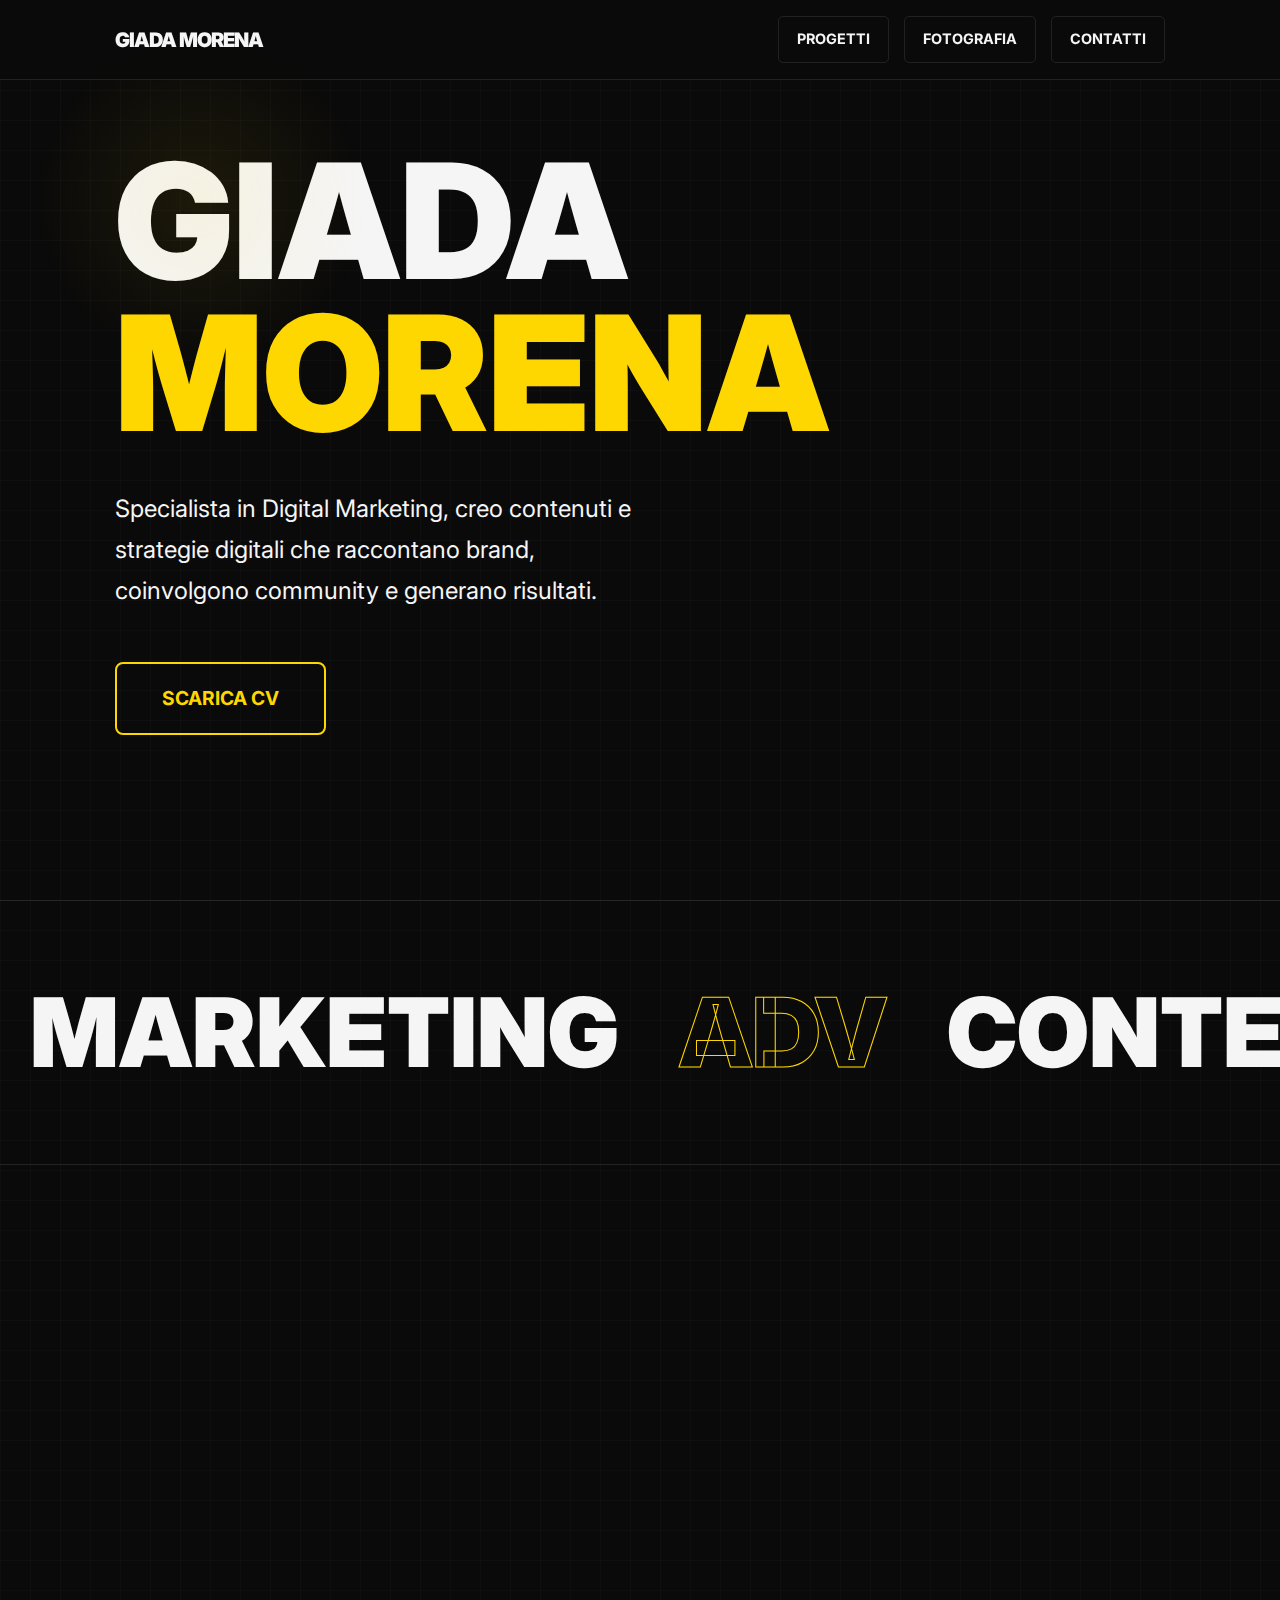
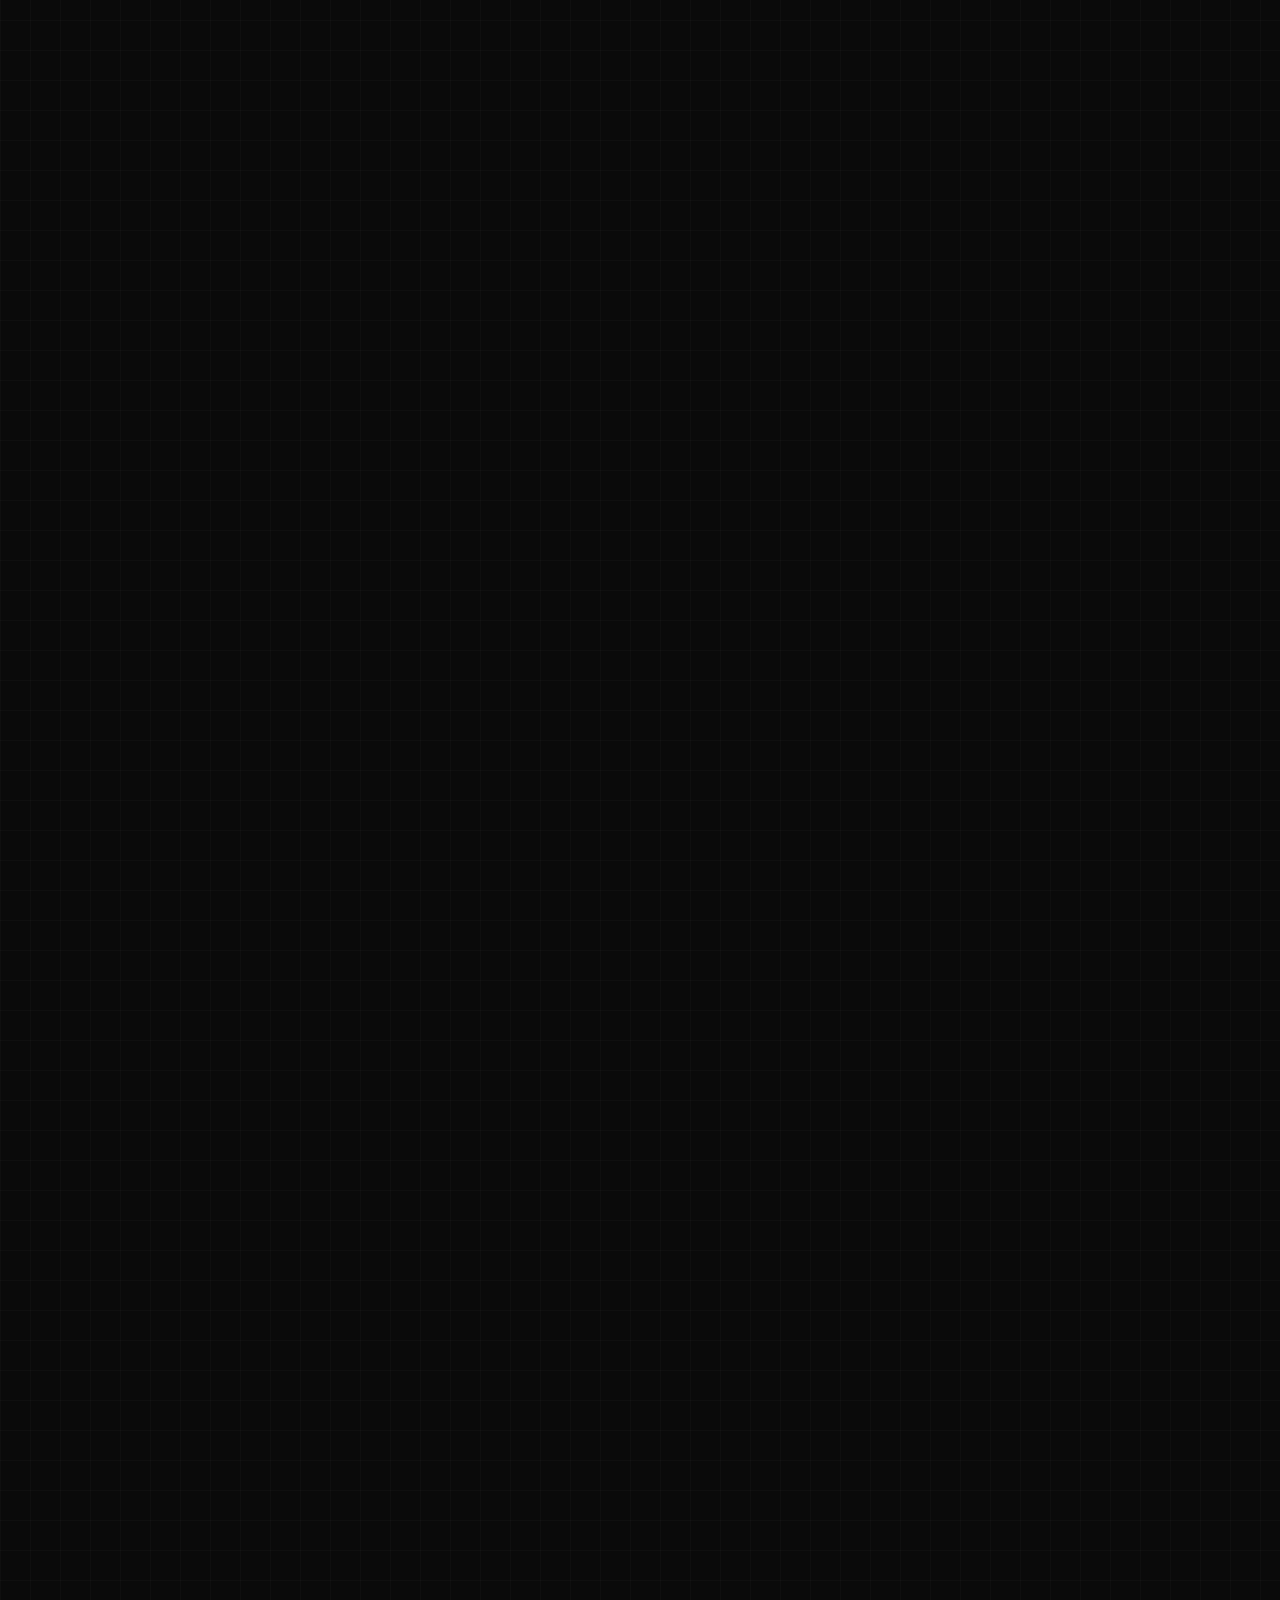
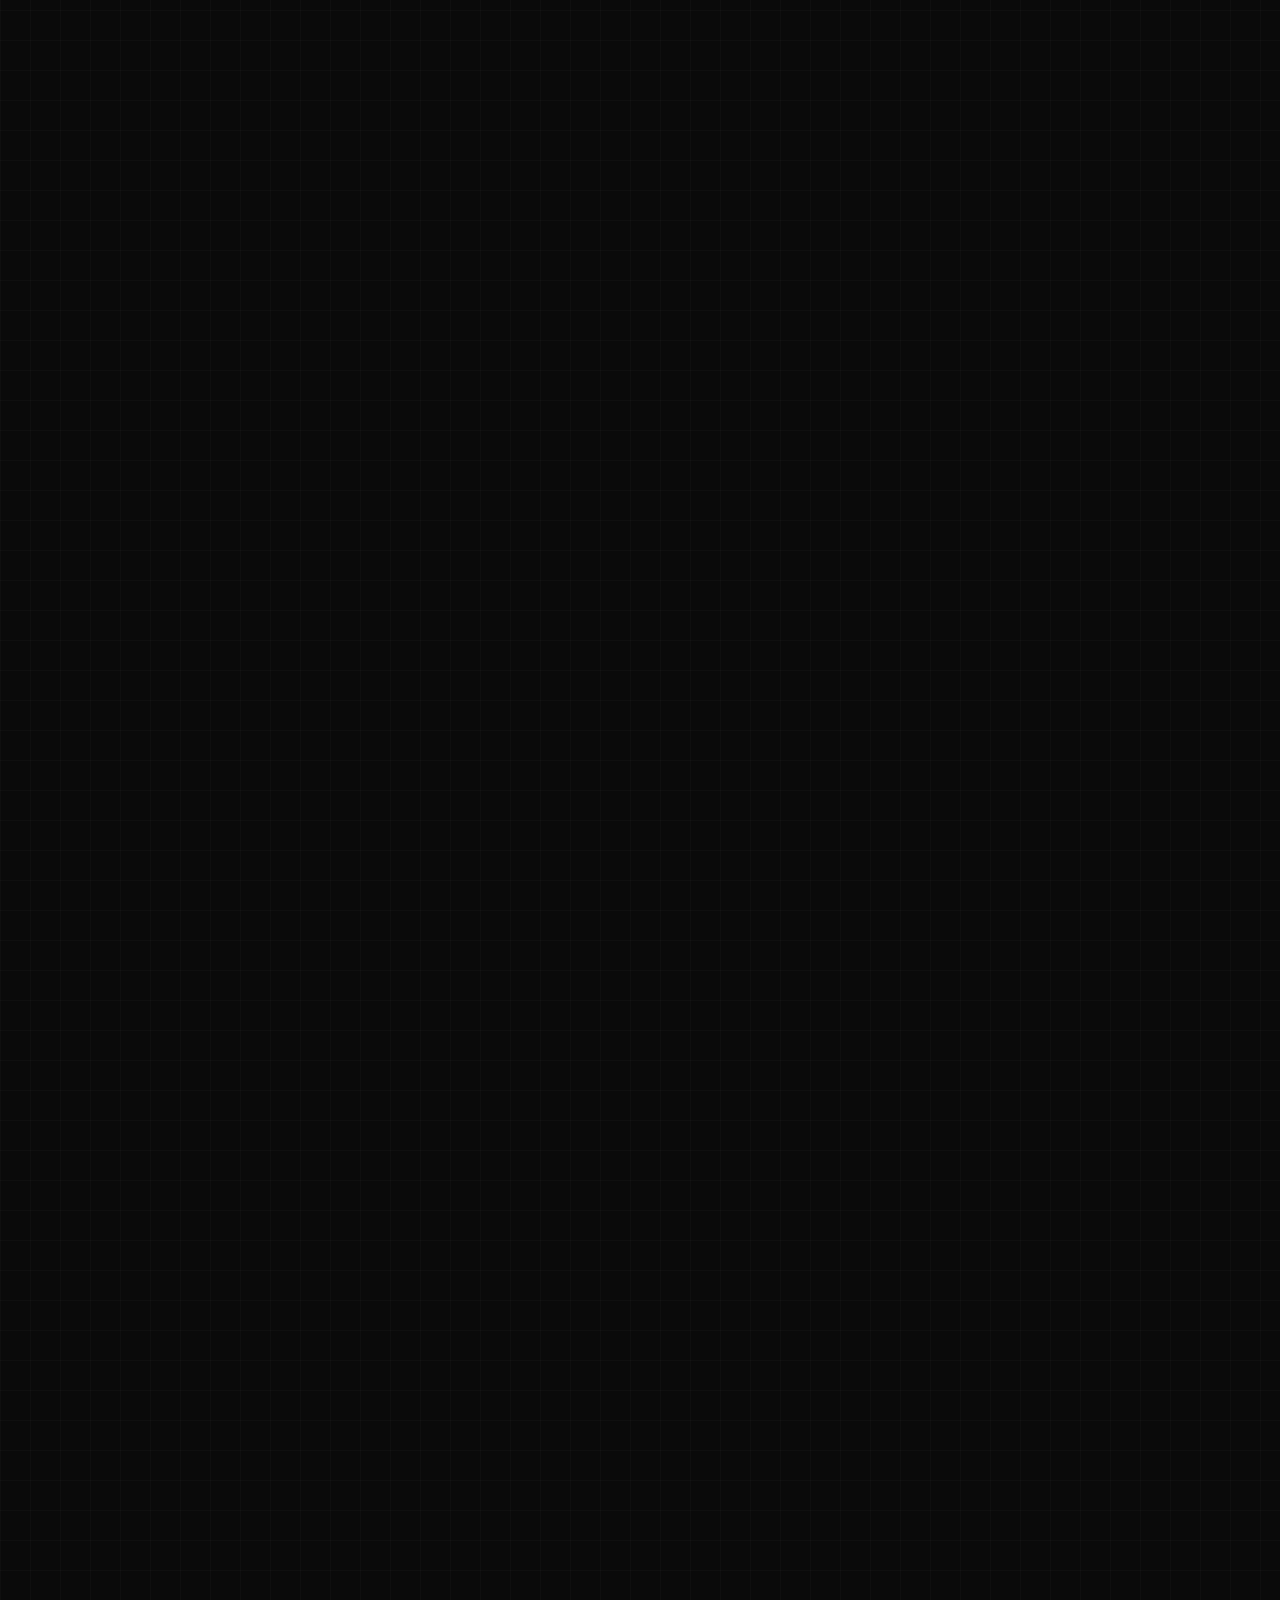
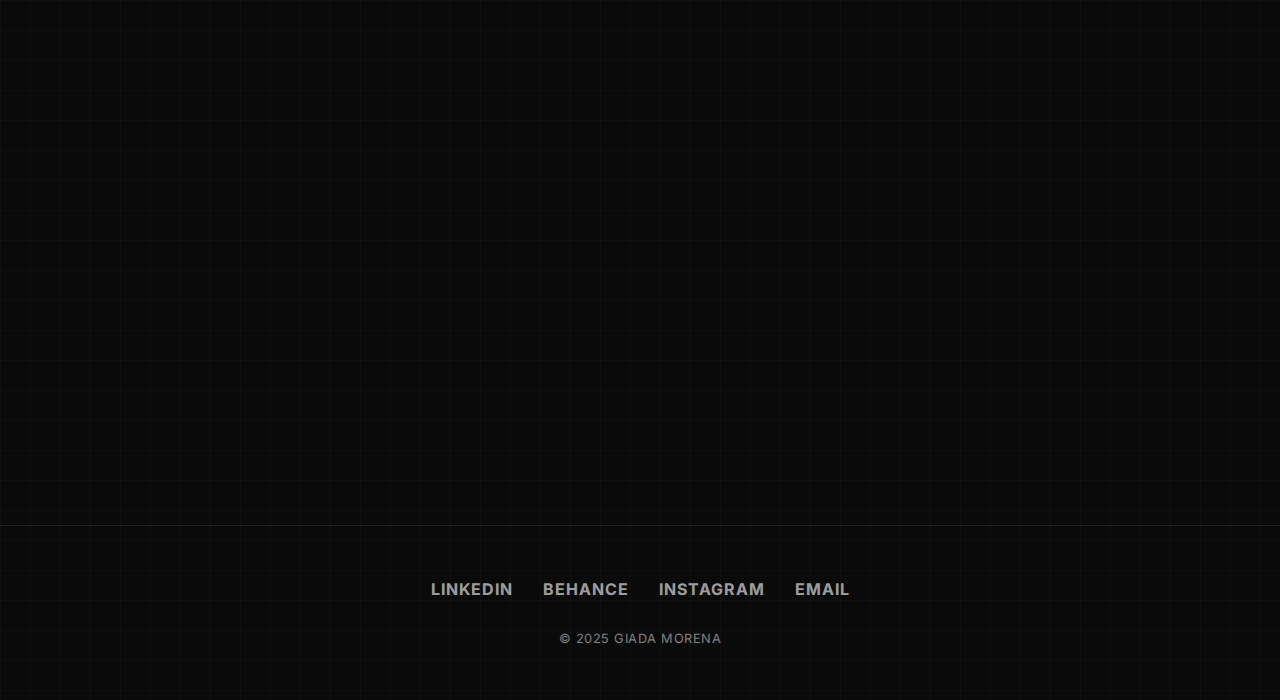
<file: index.html>
<!DOCTYPE html>
<html lang="it">
<head>
    <meta http-equiv="Content-Type" content="text/html; charset=UTF-8">
    <meta content="width=device-width, initial-scale=1.0" name="viewport">
    
    <title>Giada Morena - Digital Marketing & Content Strategy</title>
    <meta content="Portfolio di Giada Morena. Strategia digitale, content creation e social media management per brand e aziende." name="description">

    <link href="data:image/svg+xml,<svg xmlns=%22http://www.w3.org/2000/svg%22 viewBox=%220 0 100 100%22><text y=%22.9em%22 font-size=%2290%22>GM</text></svg>" rel="icon">
    <link rel="preconnect" href="https://fonts.googleapis.com">
    <link rel="preconnect" href="https://fonts.gstatic.com" crossorigin>
    <link href="https://fonts.googleapis.com/css2?family=Inter:wght@400;700;900&display=swap" rel="stylesheet">
    <link rel="stylesheet" href="style.css">
</head>
<body>
    <div class="spotlight"></div>

    <!-- Contenitore per l'header -->
    <div id="header-container"></div>

    <main>
        <section id="intro" class="container">
            <h1 class="hero-title">GIADA<br><span class="accent">MORENA</span></h1>
            <p class="hero-subtitle">Specialista in Digital Marketing, creo contenuti e strategie digitali che raccontano brand, coinvolgono community e generano risultati.</p>
            
            <div class="hero-cta-wrapper">
                <a href="assets/CV-Giada-Morena.pdf" download class="cta-button cta-button--outline">SCARICA CV</a>
            </div>

        </section>

        <div class="marquee">
            <div class="marquee-inner">
                <span>MARKETING</span><span class="outline">ADV</span><span>CONTENT CREATION</span><span class="outline">SOCIAL MEDIA</span><span>SEO</span>
                <span>MARKETING</span><span class="outline">ADV</span><span>CONTENT CREATION</span><span class="outline">SOCIAL MEDIA</span><span>SEO</span>
            </div>
        </div>

        <section id="experience" class="container">
            <h2>ESPERIENZA<span class="accent">.</span></h2>
            <div class="card-list">
                <div class="card">
                    <h3>Campaign Manager (Stage)</h3>
                    <p class="item-meta">AGENZIA YES S.P.A. | VAREDO, MB | 2025</p>
                    <p>Ho supportato il team nella pianificazione, esecuzione e monitoraggio di campagne di advertising multicanale (Google Ads, Meta Ads). Ho contribuito all'analisi dei dati di performance e alla creazione di report per ottimizzare le strategie e raggiungere i KPI dei clienti.</p>
                </div>
                <div class="card">
                    <h3>Fondatrice e Direttrice Editoriale</h3>
                    <p class="item-meta"><a href="https://calciofemminileitalia.it/" target="_blank" rel="noopener noreferrer">CALCIO FEMMINILE ITALIA</a> | ONLINE | 2019 – ATTUALE</p>
                    <p>Ho ideato e lanciato il progetto editoriale, definendo da zero la brand identity, la linea editoriale e la strategia di crescita digitale. Gestisco l'intero ecosistema: dalla creazione di contenuti SEO-oriented per il sito (WordPress) alla pianificazione e gestione della community sui canali social, consolidando il brand come un punto di riferimento nel settore.</p>
                </div>
                <div class="card">
                    <h3>Addetta Stampa e Social Media</h3>
                    <p class="item-meta">ASD REAL MEDA CF | MEDA, MB | 2022 – 2025</p>
                    <p>Ho gestito la strategia social, aumentando l'engagement e la crescita della community. Ho ideato e creato contenuti grafici e visivi per campagne digitali, curato le relazioni con i media e realizzato la copertura fotografica degli eventi.</p>
                </div>
                <div class="card">
                    <h3>Editrice</h3>
                    <p class="item-meta">LFOOTBALL | SAN MAURO TORINESE, TO | 2023 – 2024</p>
                    <p>Ho redatto articoli e approfondimenti sul calcio femminile, affinando le tecniche di scrittura SEO-oriented e di storytelling sportivo per catturare e fidelizzare il pubblico.</p>
                </div>
                <div class="card">
                    <h3>Editrice</h3>
                    <p class="item-meta">PER SEMPRE CALCIO | 2021 – 2022</p>
                    <p>Prima esperienza nel giornalismo sportivo, dove ho sviluppato capacità di ricerca delle fonti e scrittura di articoli nel rispetto delle scadenze editoriali.</p>
                </div>
                <div class="card">
                    <h3>Social Media Manager</h3>
                    <p class="item-meta">GROUP SPORT MANAGEMENT | ONLINE | 2021</p>
                    <p>Ho definito l'identità grafica e la linea editoriale per i profili social di atleti, costruendo la loro immagine digitale e gestendo la comunicazione diretta con la fan base.</p>
                </div>
            </div>
        </section>

        <section id="education" class="container">
            <h2>FORMAZIONE<span class="accent">.</span></h2>
            <div class="card-list">
                <div class="card">
                    <h3>Tecnico Superiore Marketing (Data Specialist)</h3>
                    <p class="item-meta">ITS ACADEMY ANGELO RIZZOLI | MILANO | 2023 – 2025</p>
                    <p>Un percorso intensivo focalizzato sull'applicazione pratica di SEO, data analysis, marketing automation e content strategy per lo sviluppo del business.</p>
                </div>
                <div class="card">
                    <h3>Project Work Internazionale (Erasmus+)</h3>
                    <p class="item-meta">HOGESCHOOL ROTTERDAM | ROTTERDAM, NL | SET 2024</p>
                    <p>Partecipazione a un project work internazionale in partnership con l'ITS Rizzoli. Ho collaborato con studenti della Hogeschool Academy per sviluppare soluzioni di marketing innovative e approfondito le strategie operative di agenzie leader del settore come Dept.</p>
                </div>
                <div class="card">
                    <h3>Diploma in Informatica e Telecomunicazioni</h3>
                    <p class="item-meta">IIS MAJORANA (2022-23) & ISTITUTO BRIANTEO (2018-22)</p>
                    <p>Ho acquisito una solida base tecnica in programmazione, gestione di database e infrastrutture di rete, competenze fondamentali per comprendere a fondo il mondo digitale.</p>
                </div>
            </div>
        </section>

        <section id="skills" class="container">
            <h2>COMPETENZE<span class="accent">.</span></h2>
            <div class="skills-grid-container">
                <div class="skills-category">
                    <h4>Strategy & Data</h4>
                    <ul>
                        <li>Digital Strategy</li>
                        <li>SEO</li>
                        <li>Content Marketing</li>
                        <li>Google Analytics</li>
                        <li>Google Ads</li>
                        <li>Meta Business Suite</li>
                        <li>Marketing Automation</li>
                        <li>Community Management</li>
                    </ul>
                </div>
                <div class="skills-category">
                    <h4>Content & Creation</h4>
                    <ul>
                        <li>Adobe Suite (Ps, Ai)</li>
                        <li>Figma & Canva</li>
                        <li>Fotografia Sportiva</li>
                        <li>Copywriting & Storytelling</li>
                        <li>WordPress</li>
                        <li>HTML & CSS</li>
                    </ul>
                </div>
            </div>
        </section>

        <section id="contact">
            <div class="container">
                <h2>LET'S CREATE<span class="accent">.</span></h2>
                <p>Credo nel potere delle storie e dei dati per creare connessioni autentiche. Se hai un progetto ambizioso o vuoi dare una nuova spinta alla tua comunicazione digitale, parliamone.</p>
                <a href="mailto:giadamorenag@gmail.com" class="cta-button">SCRIVIMI</a>
            </div>
        </section>
    </main>
    
    <!-- Contenitore per il footer -->
    <div id="footer-container"></div>
    
    <!-- SCRIPT PRINCIPALE E LOADER -->
    <script src="script.js"></script>
    <script src="loader.js"></script>
</body>
</html>
</file>
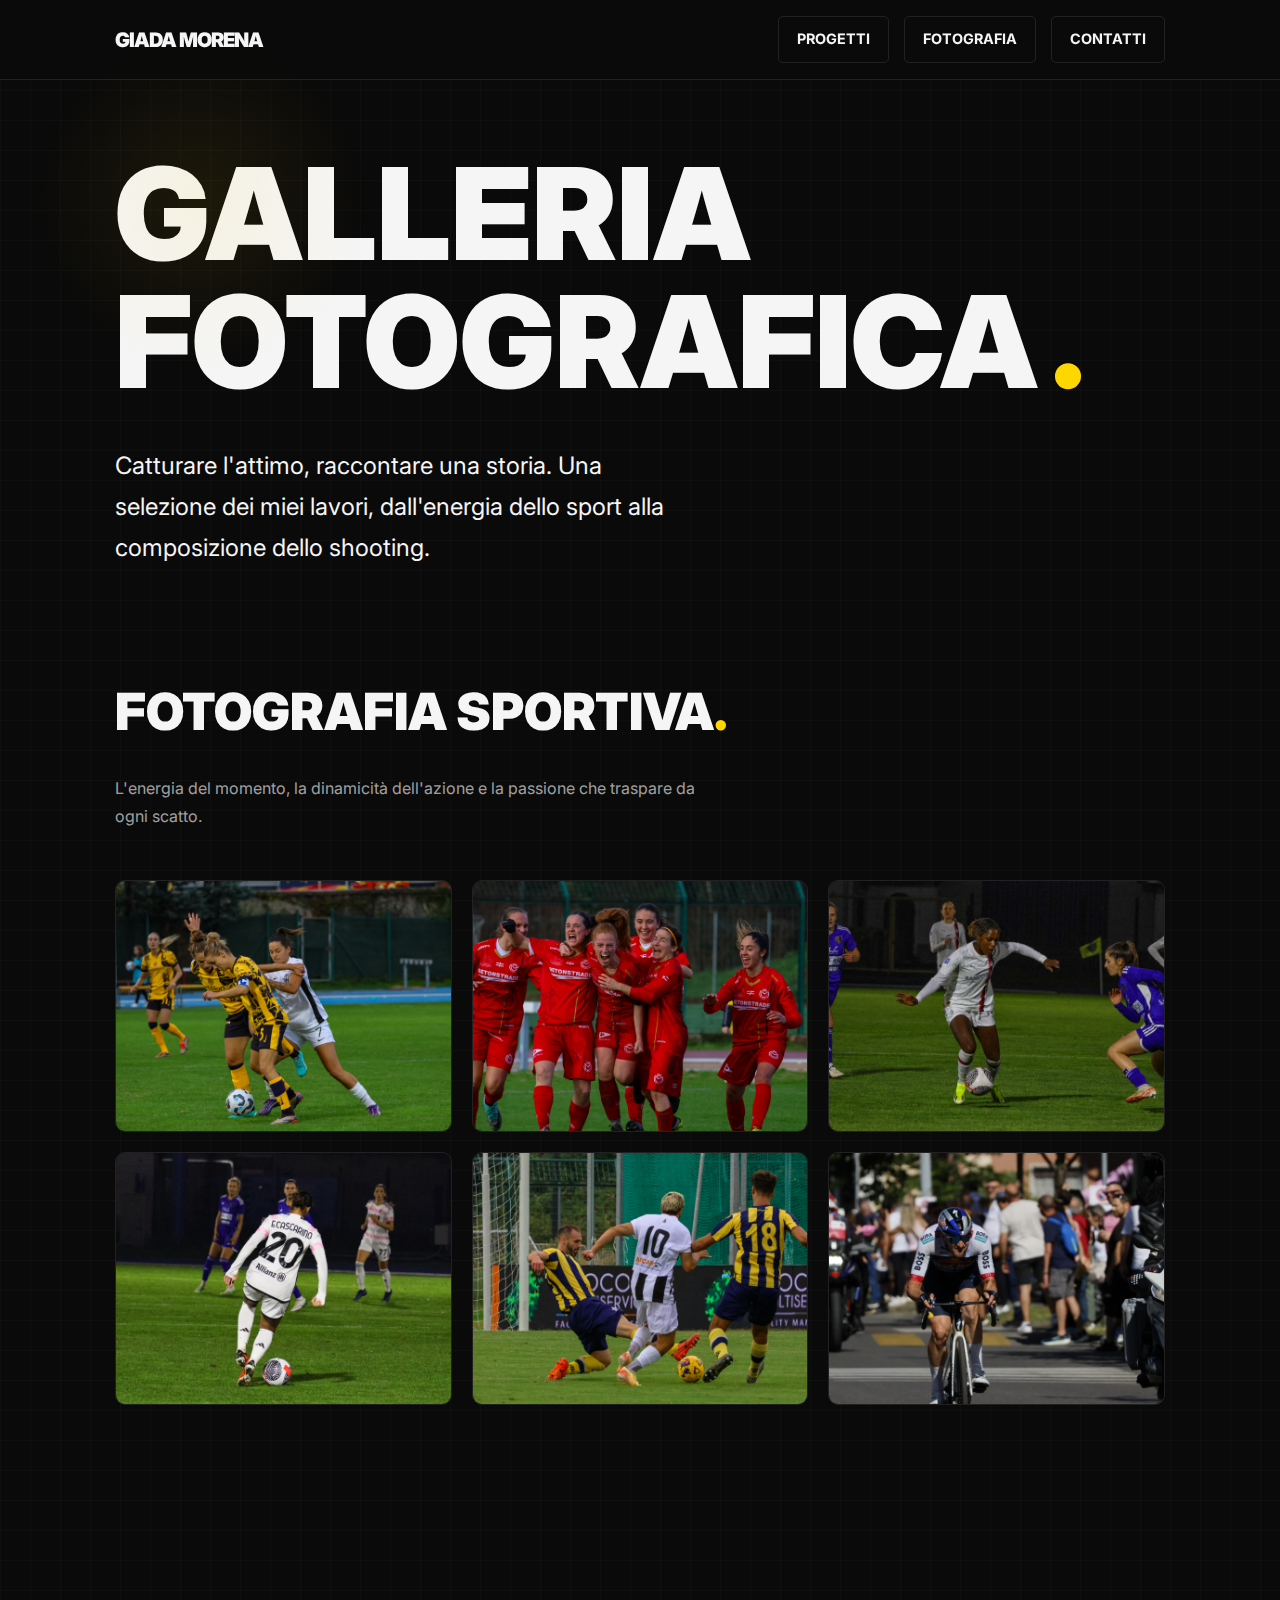
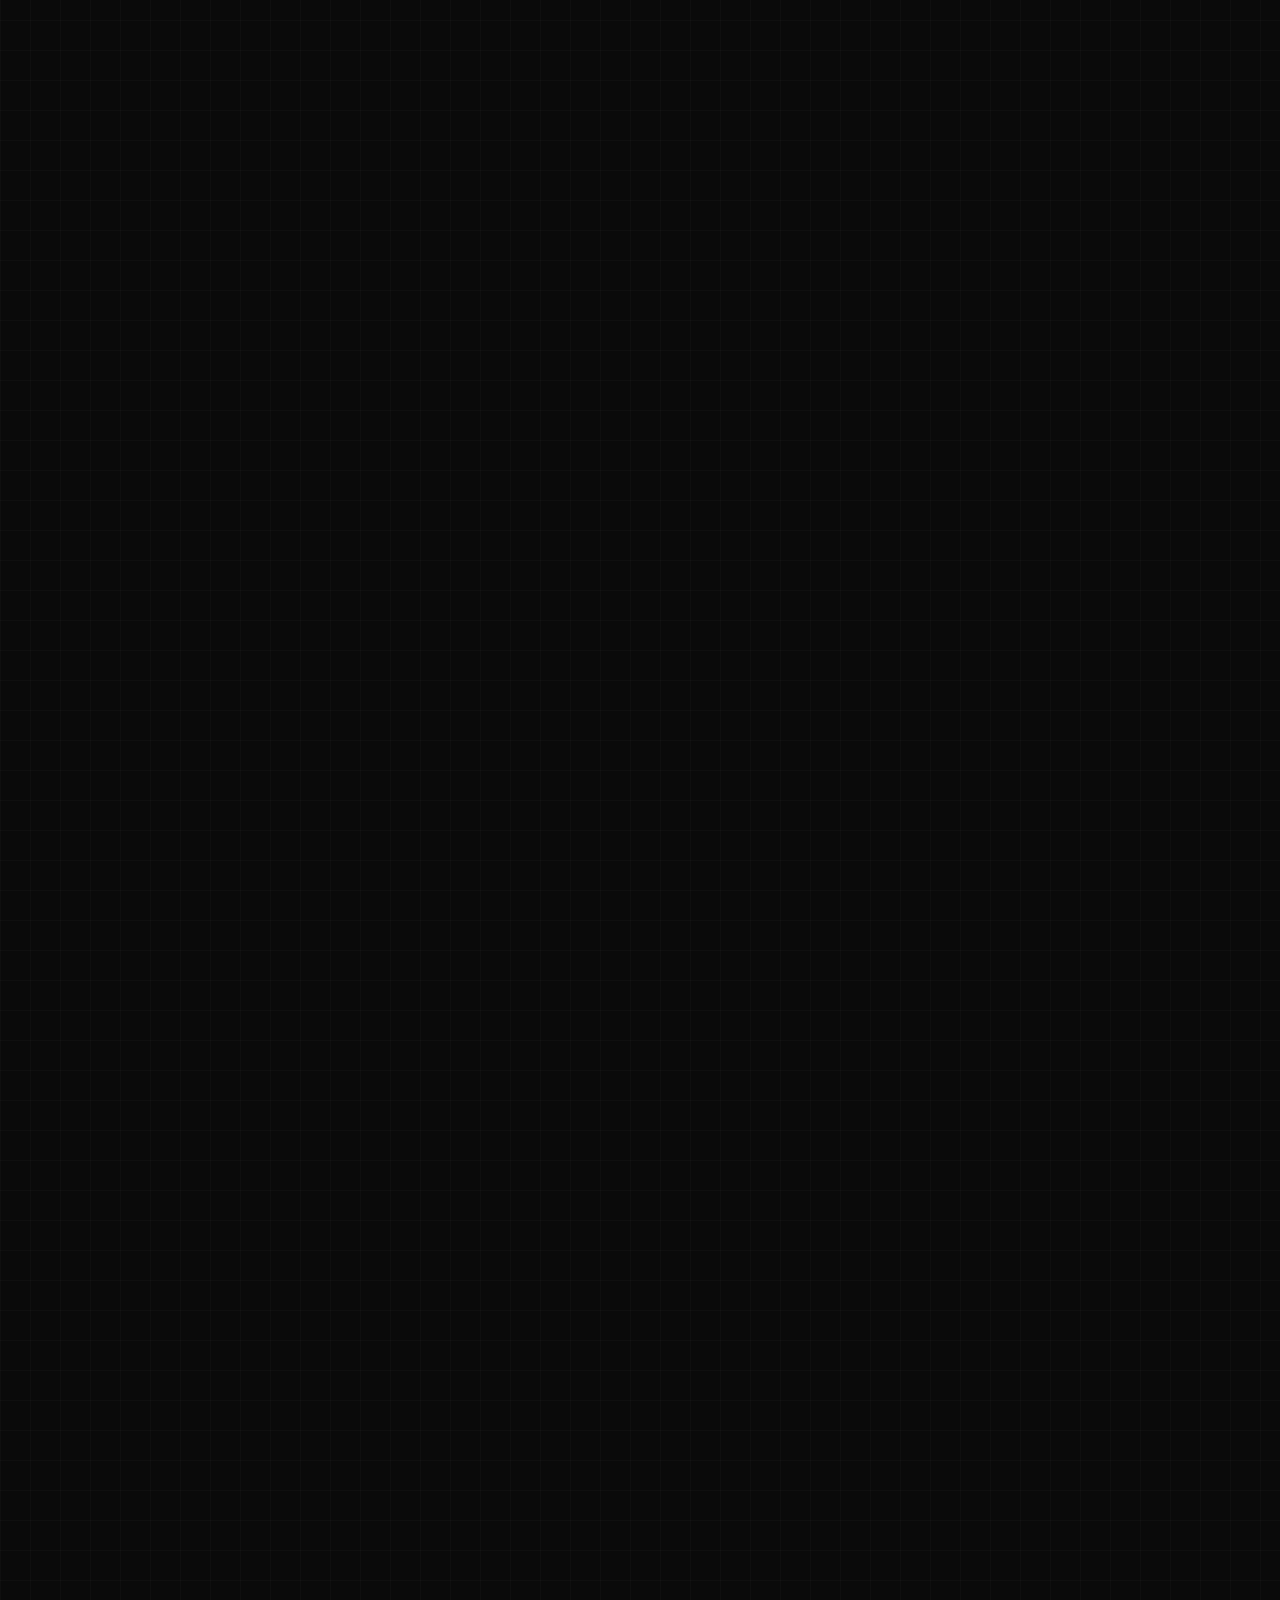
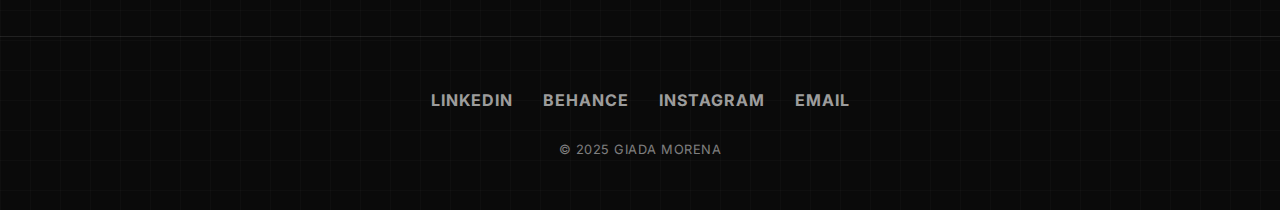
<file: fotografia.html>
<!DOCTYPE html>
<html lang="it">
<head>
    <meta http-equiv="Content-Type" content="text/html; charset=UTF-8">
    <meta content="width=device-width, initial-scale=1.0" name="viewport">
    
    <title>Fotografia - Giada Morena Portfolio</title>
    <meta content="Una selezione di scatti fotografici di Giada Morena, con un focus sul mondo dello sport e shooting." name="description">

    <link href="data:image/svg+xml,<svg xmlns=%22http://www.w3.org/2000/svg%22 viewBox=%220 0 100 100%22><text y=%22.9em%22 font-size=%2290%22>GM</text></svg>" rel="icon">
    <link rel="preconnect" href="https://fonts.googleapis.com">
    <link rel="preconnect" href="https://fonts.gstatic.com" crossorigin>
    <link href="https://fonts.googleapis.com/css2?family=Inter:wght@400;700;900&display=swap" rel="stylesheet">
    <link rel="stylesheet" href="style.css">
</head>
<body>
    <div class="spotlight"></div>
    <div id="lightbox" class="lightbox">
        <span class="lightbox-close">×</span>
        <img class="lightbox-content" id="lightbox-img">
    </div>

    <!-- Contenitore per l'header -->
    <div id="header-container"></div>

    <main>
        <section id="gallery-intro" class="container">
            <h1 class="page-title">GALLERIA<br>FOTOGRAFICA<span class="accent">.</span></h1>
            <p class="hero-subtitle">Catturare l'attimo, raccontare una storia. Una selezione dei miei lavori, dall'energia dello sport alla composizione dello shooting.</p>
        </section>
        
        <section id="sport-gallery" class="container">
            <h2>FOTOGRAFIA SPORTIVA<span class="accent">.</span></h2>
            <p class="gallery-description">L'energia del momento, la dinamicità dell'azione e la passione che traspare da ogni scatto.</p>
            <div class="photo-grid photo-grid--sport">
                <div class="photo-item"><img src="images/gallery/giada-morena-sport-01.jpg" alt="Fotografia sportiva di Giada Morena 1"></div>
                <div class="photo-item"><img src="images/gallery/giada-morena-sport-02.jpg" alt="Fotografia sportiva di Giada Morena 2"></div>
                <div class="photo-item"><img src="images/gallery/giada-morena-sport-03.jpg" alt="Fotografia sportiva di Giada Morena 3"></div>
                <div class="photo-item"><img src="images/gallery/giada-morena-sport-04.jpg" alt="Fotografia sportiva di Giada Morena 4"></div>
                <div class="photo-item"><img src="images/gallery/giada-morena-sport-05.jpg" alt="Fotografia sportiva di Giada Morena 5"></div>
                <div class="photo-item"><img src="images/gallery/giada-morena-sport-06.jpg" alt="Fotografia sportiva di Giada Morena 6"></div>
            </div>
        </section>

        <section id="shooting-gallery" class="container">
            <h2>SHOOTING<span class="accent">.</span></h2>
            <p class="gallery-description">Ritratti e composizioni studiate per raccontare un'identità e valorizzare il soggetto.</p>
            <div class="photo-grid photo-grid--shooting">
                <div class="photo-item"><img src="images/gallery/giada-morena-shooting-01.jpg" alt="Shooting fotografico di Giada Morena 1"></div>
                <div class="photo-item"><img src="images/gallery/giada-morena-shooting-02.jpg" alt="Shooting fotografico di Giada Morena 2"></div>
                <div class="photo-item"><img src="images/gallery/giada-morena-shooting-03.jpg" alt="Shooting fotografico di Giada Morena 3"></div>
                <div class="photo-item"><img src="images/gallery/giada-morena-shooting-04.jpg" alt="Shooting fotografico di Giada Morena 4"></div>
                <div class="photo-item"><img src="images/gallery/giada-morena-shooting-05.jpg" alt="Shooting fotografico di Giada Morena 5"></div>
                <div class="photo-item"><img src="images/gallery/giada-morena-shooting-06.jpg" alt="Shooting fotografico di Giada Morena 6"></div>
            </div>
        </section>
        
        <section id="behance-cta">
            <div class="container">
                <h2>Vedi altri lavori<span class="accent">.</span></h2>
                <p>Scopri i miei progetti di grafica su Behance e non perderti gli ultimi scatti che pubblico su Instagram.</p>
                <div class="cta-buttons-wrapper">
                    <a href="https://www.behance.net/giadamorena1" target="_blank" rel="noopener noreferrer" class="cta-button">VAI SU BEHANCE</a>
                    <a href="https://www.instagram.com/giadamorena.photos/" target="_blank" rel="noopener noreferrer" class="cta-button">SEGUIMI SU INSTAGRAM</a>
                </div>
            </div>
        </section>
    </main>
    
    <!-- Contenitore per il footer -->
    <div id="footer-container"></div>
    
    <!-- SCRIPT PRINCIPALE E LOADER -->
    <script src="script.js"></script>
    <script src="loader.js"></script>
</body>
</html>
</file>
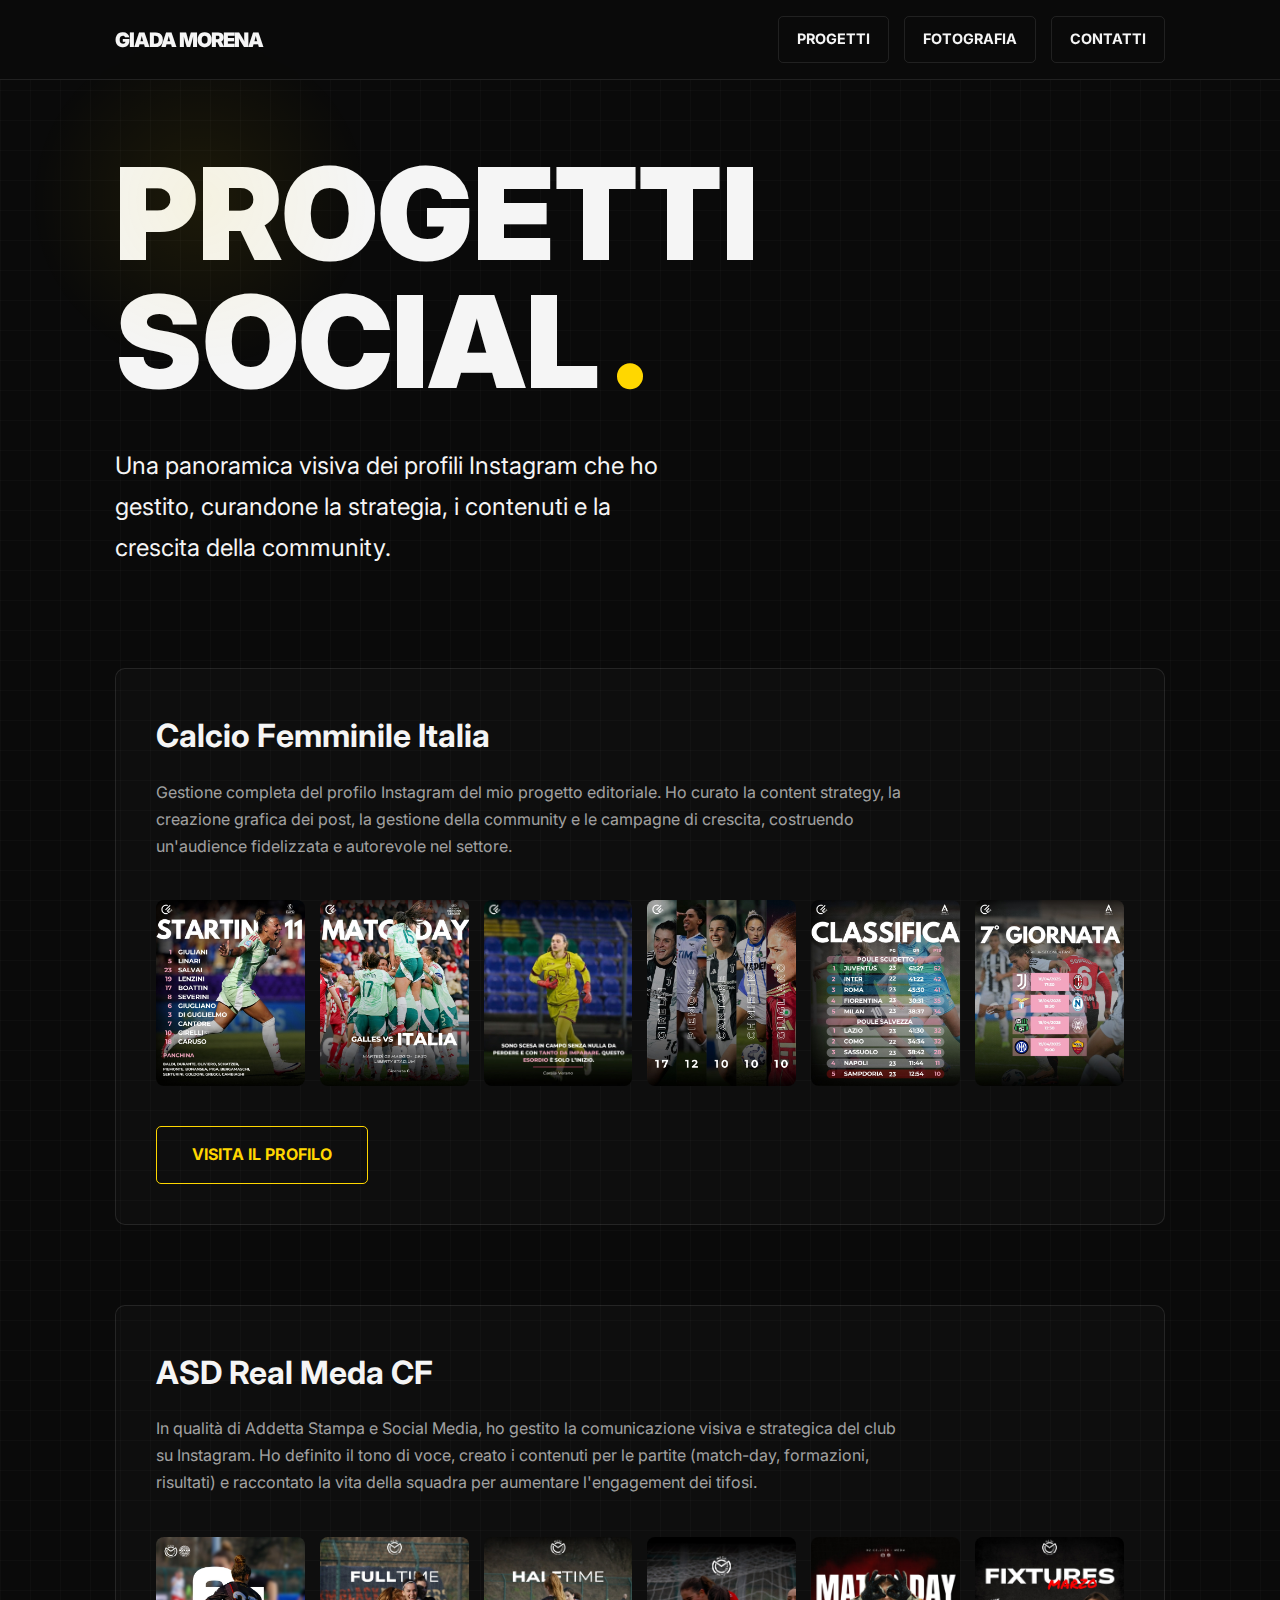
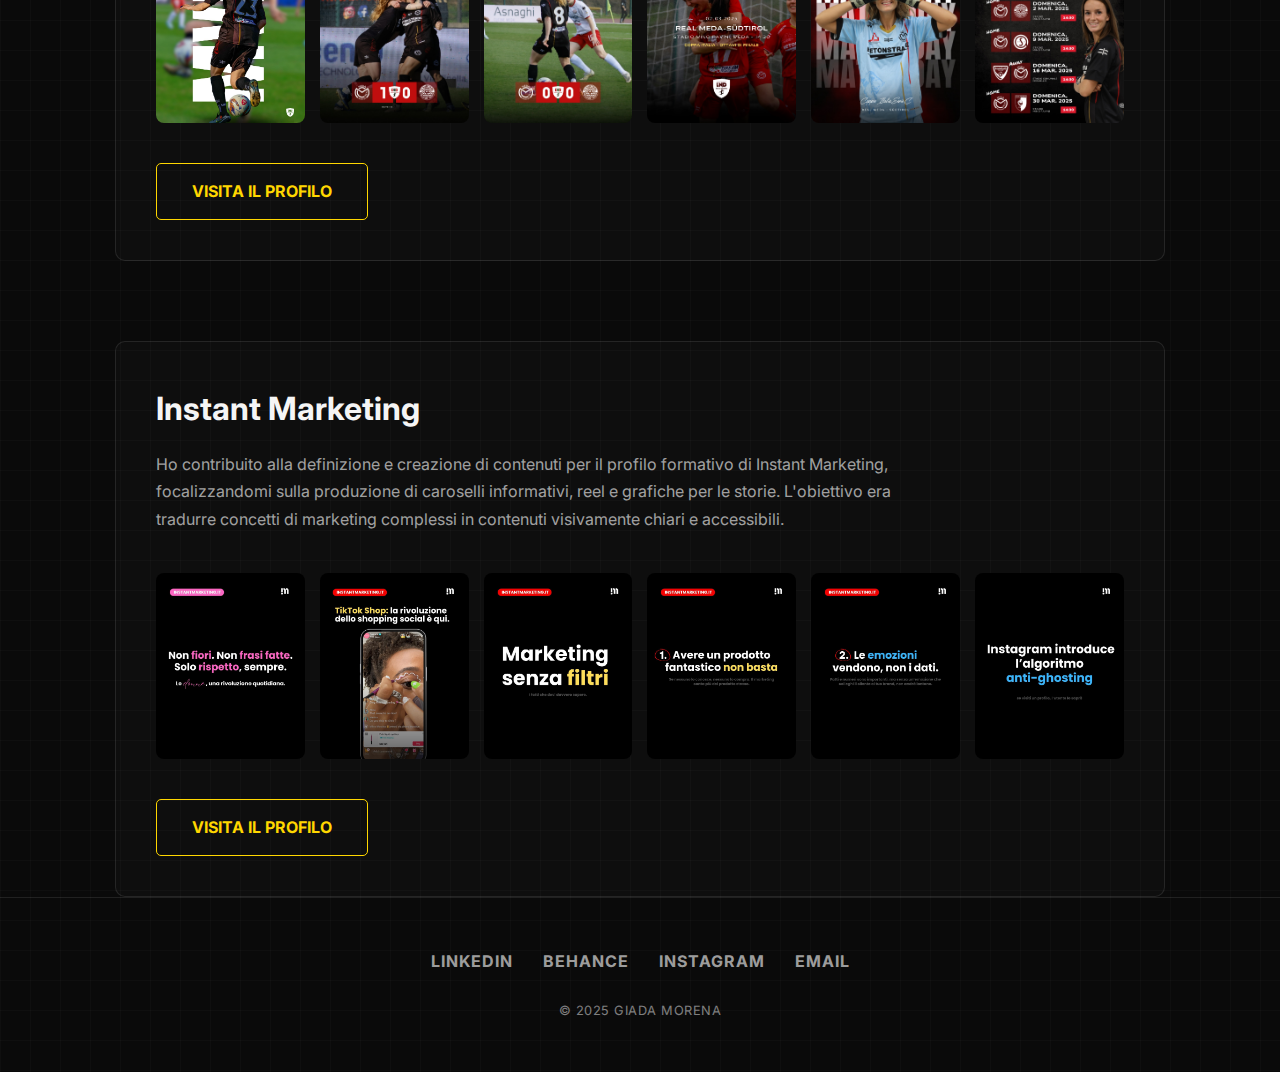
<file: progetti.html>
<!DOCTYPE html>
<html lang="it">
<head>
    <meta http-equiv="Content-Type" content="text/html; charset=UTF-8">
    <meta content="width=device-width, initial-scale=1.0" name="viewport">
    
    <title>Progetti Social - Giada Morena Portfolio</title>
    <meta content="Una selezione di progetti di social media management curati da Giada Morena." name="description">

    <link href="data:image/svg+xml,<svg xmlns=%22http://www.w3.org/2000/svg%22 viewBox=%220 0 100 100%22><text y=%22.9em%22 font-size=%2290%22>GM</text></svg>" rel="icon">
    <link rel="preconnect" href="https://fonts.googleapis.com">
    <link rel="preconnect" href="https://fonts.gstatic.com" crossorigin>
    <link href="https://fonts.googleapis.com/css2?family=Inter:wght@400;700;900&display=swap" rel="stylesheet">
    <link rel="stylesheet" href="style.css">
</head>
<body>
    <div class="spotlight"></div>
    <div id="lightbox" class="lightbox">
        <span class="lightbox-close">×</span>
        <img class="lightbox-content" id="lightbox-img">
    </div>

    <!-- Contenitore per l'header -->
    <div id="header-container"></div>

    <main>
        <section id="projects-intro" class="container">
            <h1 class="page-title">PROGETTI<br>SOCIAL<span class="accent">.</span></h1>
            <p class="hero-subtitle">Una panoramica visiva dei profili Instagram che ho gestito, curandone la strategia, i contenuti e la crescita della community.</p>
        </section>
        
        <section id="projects-list-section" class="container">
            <div class="project-list">
                <!-- Progetto Calcio Femminile Italia -->
                <div class="project-card">
                    <h3>Calcio Femminile Italia</h3>
                    <p>Gestione completa del profilo Instagram del mio progetto editoriale. Ho curato la content strategy, la creazione grafica dei post, la gestione della community e le campagne di crescita, costruendo un'audience fidelizzata e autorevole nel settore.</p>
                    <div class="mini-feed-grid">
                        <div class="mini-feed-item"><img src="images/projects/cfi/post-01.jpg" alt="Post Instagram Calcio Femminile Italia"></div>
                        <div class="mini-feed-item"><img src="images/projects/cfi/post-02.jpg" alt="Post Instagram Calcio Femminile Italia"></div>
                        <div class="mini-feed-item"><img src="images/projects/cfi/post-03.jpg" alt="Post Instagram Calcio Femminile Italia"></div>
                        <div class="mini-feed-item"><img src="images/projects/cfi/post-04.jpg" alt="Post Instagram Calcio Femminile Italia"></div>
                        <div class="mini-feed-item"><img src="images/projects/cfi/post-05.jpg" alt="Post Instagram Calcio Femminile Italia"></div>
                        <div class="mini-feed-item"><img src="images/projects/cfi/post-06.jpg" alt="Post Instagram Calcio Femminile Italia"></div>
                    </div>
                    <a href="https://www.instagram.com/calciofemminile_italia/" target="_blank" rel="noopener noreferrer" class="project-cta-button">VISITA IL PROFILO</a>
                </div>

                <!-- Progetto Real Meda -->
                <div class="project-card">
                    <h3>ASD Real Meda CF</h3>
                    <p>In qualità di Addetta Stampa e Social Media, ho gestito la comunicazione visiva e strategica del club su Instagram. Ho definito il tono di voce, creato i contenuti per le partite (match-day, formazioni, risultati) e raccontato la vita della squadra per aumentare l'engagement dei tifosi.</p>
                    <div class="mini-feed-grid">
                        <div class="mini-feed-item"><img src="images/projects/realmeda/post-01.jpg" alt="Post Instagram Real Meda"></div>
                        <div class="mini-feed-item"><img src="images/projects/realmeda/post-02.jpg" alt="Post Instagram Real Meda"></div>
                        <div class="mini-feed-item"><img src="images/projects/realmeda/post-03.jpg" alt="Post Instagram Real Meda"></div>
                        <div class="mini-feed-item"><img src="images/projects/realmeda/post-04.jpg" alt="Post Instagram Real Meda"></div>
                        <div class="mini-feed-item"><img src="images/projects/realmeda/post-05.jpg" alt="Post Instagram Real Meda"></div>
                        <div class="mini-feed-item"><img src="images/projects/realmeda/post-06.jpg" alt="Post Instagram Real Meda"></div>
                    </div>
                    <a href="https://www.instagram.com/realmedacf/" target="_blank" rel="noopener noreferrer" class="project-cta-button">VISITA IL PROFILO</a>
                </div>

                <!-- Progetto Instant Marketing -->
                <div class="project-card">
                    <h3>Instant Marketing</h3>
                    <p>Ho contribuito alla definizione e creazione di contenuti per il profilo formativo di Instant Marketing, focalizzandomi sulla produzione di caroselli informativi, reel e grafiche per le storie. L'obiettivo era tradurre concetti di marketing complessi in contenuti visivamente chiari e accessibili.</p>
                    <div class="mini-feed-grid">
                        <div class="mini-feed-item"><img src="images/projects/instantmarketing/post-01.jpg" alt="Post Instagram Instant Marketing"></div>
                        <div class="mini-feed-item"><img src="images/projects/instantmarketing/post-02.jpg" alt="Post Instagram Instant Marketing"></div>
                        <div class="mini-feed-item"><img src="images/projects/instantmarketing/post-03.jpg" alt="Post Instagram Instant Marketing"></div>
                        <div class="mini-feed-item"><img src="images/projects/instantmarketing/post-04.jpg" alt="Post Instagram Instant Marketing"></div>
                        <div class="mini-feed-item"><img src="images/projects/instantmarketing/post-05.jpg" alt="Post Instagram Instant Marketing"></div>
                        <div class="mini-feed-item"><img src="images/projects/instantmarketing/post-06.jpg" alt="Post Instagram Instant Marketing"></div>
                    </div>
                    <a href="https://www.instagram.com/instantmarketing.it/" target="_blank" rel="noopener noreferrer" class="project-cta-button">VISITA IL PROFILO</a>
                </div>
            </div>
        </section>
    </main>
    
    <!-- Contenitore per il footer -->
    <div id="footer-container"></div>
    
    <!-- SCRIPT PRINCIPALE E LOADER -->
    <script src="script.js"></script>
    <script src="loader.js"></script>
</body>
</html>
</file>
<file: style.css>
/* Stili Generali - Tema Polished & Bold (File Separato) */
:root {
    --color-bg: #0A0A0A;
    --color-text: #f5f5f5;
    --color-accent-gradient: linear-gradient(45deg, #FFD700, #FFAA00);
    --color-accent-static: #FFD700;
    --color-text-muted: rgba(245, 245, 245, 0.65);
    --color-border: rgba(245, 245, 245, 0.1);
    --font-primary: 'Inter', sans-serif;
    --header-height: 80px;
    /* Aggiunte per safe areas */
    --safe-area-top: env(safe-area-inset-top, 0px);
    --safe-area-right: env(safe-area-inset-right, 0px);
    --safe-area-bottom: env(safe-area-inset-bottom, 0px);
    --safe-area-left: env(safe-area-inset-left, 0px);
}

*, *::before, *::after {
    box-sizing: border-box;
    margin: 0;
    padding: 0;
}

html {
    scroll-behavior: smooth;
}

body {
    font-family: var(--font-primary);
    background-color: var(--color-bg);
    background-image: 
        linear-gradient(rgba(255, 255, 255, 0.02) 1px, transparent 1px),
        linear-gradient(to right, rgba(255, 255, 255, 0.02) 1px, transparent 1px);
    background-size: 30px 30px;
    color: var(--color-text);
    line-height: 1.7;
    -webkit-font-smoothing: antialiased;
    overflow-x: hidden;
    cursor: default;
    padding-top: var(--header-height); 
}

.spotlight {
    position: fixed;
    top: 0;
    left: 0;
    width: 400px;
    height: 400px;
    border-radius: 50%;
    background: radial-gradient(circle, rgba(255, 215, 0, 0.08), transparent 60%);
    pointer-events: none;
    z-index: 1001;
    transition: transform 0.1s ease-out, background 0.2s;
}

.container {
    max-width: 1100px;
    width: 100%;
    margin: 0 auto;
    padding: 0 25px;
}

h2, .page-title {
    font-size: clamp(2.2rem, 5vw, 3.2rem);
    font-weight: 900;
    color: var(--color-text);
    margin-bottom: 60px;
}

h2 .accent, .page-title .accent {
    color: var(--color-accent-static);
}

h3 {
    font-size: 1.6rem;
    font-weight: 700;
    color: var(--color-text);
    margin-bottom: 8px;
}

p {
    color: var(--color-text-muted);
    margin-bottom: 1em;
    max-width: 65ch;
}

a {
    color: var(--color-accent-static);
    text-decoration: none;
    transition: color 0.3s;
}

a:hover {
    color: #fff;
}

section {
    padding: 140px 0;
    opacity: 0;
    transform: translateY(30px);
    transition: opacity 0.8s ease-out, transform 0.8s ease-out;
}

section.visible {
    opacity: 1;
    transform: translateY(0);
}

/* Header */
#main-header {
    position: fixed; 
    top: 0;
    left: 0;
    width: 100%;
    z-index: 1002; /* Aumentato per stare sopra il menu mobile */
    padding: 0;
    height: var(--header-height);
    background-color: rgba(10, 10, 10, 0.8);
    backdrop-filter: blur(10px);
    border-bottom: 1px solid var(--color-border);
}

.nav-wrapper {
    display: flex;
    justify-content: space-between;
    align-items: center;
    height: 100%;
}

.logo a {
    font-size: 20px;
    font-weight: 900;
    color: var(--color-text);
    letter-spacing: -1px;
}

/* Hero Section & Page Intros */
#intro, #gallery-intro, #projects-intro {
    padding-top: 0;
    padding-bottom: 0;
}
#intro {
    min-height: calc(100vh - var(--header-height));
    display: flex;
    flex-direction: column;
    justify-content: center;
    align-items: flex-start;
    opacity: 1;
    transform: none;
    padding-bottom: 100px; 
}
#gallery-intro, #projects-intro {
    padding-top: 70px;
    padding-bottom: 0;
}

.hero-title {
    font-size: clamp(3.5rem, 15vw, 10rem);
    font-weight: 900;
    color: var(--color-text);
    line-height: 0.95;
    margin: 0;
}

.hero-title .accent {
    color: var(--color-accent-static);
}

.hero-subtitle {
    font-size: clamp(1rem, 3vw, 1.5rem);
    margin: 40px 0 0 0;
    max-width: 550px;
    color: var(--color-text);
    font-weight: 400;
}

.hero-cta-wrapper {
    margin-top: 50px; 
}

/* Marquee */
.marquee {
    padding: 50px 0;
    white-space: nowrap;
    overflow: hidden;
    border-top: 1px solid var(--color-border);
    border-bottom: 1px solid var(--color-border);
}

.marquee-inner {
    display: inline-block;
    animation: marquee 30s linear infinite;
}

.marquee-inner span {
    font-size: clamp(3rem, 8vw, 6rem);
    font-weight: 900;
    color: var(--color-text);
    padding: 0 30px;
}

.marquee-inner span.outline {
    -webkit-text-stroke: 1px var(--color-accent-static);
    color: transparent;
}

@keyframes marquee {
    0% { transform: translateX(0); }
    100% { transform: translateX(-50%); }
}

/* Card-based List (Esperienza, Formazione) */
.card-list {
    display: flex;
    flex-direction: column;
    gap: 30px;
}

.card {
    border: 1px solid var(--color-border);
    padding: 35px;
    border-radius: 10px;
    transition: transform 0.3s, border-color 0.3s, box-shadow 0.3s;
}

.card:hover {
    transform: translateY(-5px);
    border-color: var(--color-accent-static);
    box-shadow: 0 0 30px rgba(255, 215, 0, 0.1);
}

.item-meta {
    font-size: 0.8rem;
    color: var(--color-text-muted);
    margin-bottom: 20px;
    text-transform: uppercase;
    letter-spacing: 1px;
    font-weight: 700;
}

.card > p {
    font-size: 1rem;
}

/* Competenze */
.skills-grid-container {
    display: grid;
    grid-template-columns: 1fr 1fr;
    gap: 60px;
}

.skills-category h4 {
    font-size: 1.2rem;
    color: var(--color-text);
    margin-bottom: 25px;
    border-bottom: 1px solid var(--color-border);
    padding-bottom: 15px;
}

.skills-category ul {
    list-style: none;
    padding: 0;
}

.skills-category li {
    margin-bottom: 12px;
    position: relative;
    padding-left: 20px;
}

.skills-category li::before {
    content: '■';
    position: absolute;
    left: 0;
    color: var(--color-accent-static);
    font-size: 0.8em;
    line-height: 1.8;
}

/* Contatti e CTA Sections */
#contact, #behance-cta {
    padding: 160px 0;
}

#contact .container, #behance-cta .container {
    display: flex;
    flex-direction: column;
    align-items: center;
    text-align: center;
}

#contact p, #behance-cta p {
    max-width: 60ch;
    margin: -40px auto 50px;
    font-size: 1.2rem;
}
#contact p {
    margin: 20px auto 50px;
}

.cta-button {
    display: inline-block;
    padding: 18px 45px;
    background-image: var(--color-accent-gradient);
    color: var(--color-bg);
    font-weight: 700;
    font-size: 1.2rem;
    border-radius: 8px;
    border: 2px solid transparent;
    text-align: center;
    transition: all 0.3s ease;
}

.cta-button:hover {
    transform: scale(1.05) rotate(-2deg);
    box-shadow: 0 10px 30px rgba(255, 215, 0, 0.2);
}

.cta-button--outline {
    background-image: none;
    background-color: transparent;
    border-color: var(--color-accent-static);
    color: var(--color-accent-static);
}

.cta-button--outline:hover {
    background-color: var(--color-accent-static);
    color: var(--color-bg);
    border-color: var(--color-accent-static);
}

.cta-buttons-wrapper {
    display: flex;
    flex-wrap: wrap;
    justify-content: center;
    gap: 20px;
    margin-top: 10px;
}

/* Footer */
footer {
    padding: 50px 0;
    border-top: 1px solid var(--color-border);
}
footer .container {
    display: flex;
    flex-direction: column;
    align-items: center;
    gap: 25px;
}
.social-links {
    display: flex;
    flex-wrap: wrap;
    justify-content: center;
    gap: 30px;
    margin-bottom: 0;
}
.social-links a {
    color: var(--color-text-muted);
    font-weight: 700;
    font-size: 1rem;
    letter-spacing: 1px;
    transition: transform 0.3s, color 0.3s;
}
.social-links a:hover {
    color: var(--color-accent-static);
    transform: translateY(-3px) scale(1.1);
}
.copyright {
    font-size: 0.8rem;
    color: rgba(245, 245, 245, 0.5);
    margin: 0;
    letter-spacing: 0.5px;
    text-align: center;
}

/* --- Pagina Fotografia --- */
#gallery-intro { padding-top: 70px; }
.page-title { font-size: clamp(3rem, 12vw, 8rem); line-height: 1; margin-bottom: 40px; }
.page-title .accent { padding-left: 0.1em; }
#sport-gallery, #shooting-gallery { padding-top: 100px; padding-bottom: 100px; }
.gallery-description { text-align: left; max-width: 60ch; margin: -40px 0 50px 0; }
.photo-grid { display: grid; grid-template-columns: repeat(auto-fit, minmax(300px, 1fr)); gap: 20px; }
.photo-item { overflow: hidden; border-radius: 10px; cursor: pointer; border: 1px solid var(--color-border); transition: border-color 0.3s; }
.photo-item:hover { border-color: var(--color-accent-static); }
.photo-item img { width: 100%; height: 100%; object-fit: cover; transition: transform 0.4s ease-in-out; }
.photo-item:hover img { transform: scale(1.05); }
.photo-grid--sport .photo-item { aspect-ratio: 4 / 3; }
.photo-grid--shooting .photo-item { aspect-ratio: 1 / 1; }
.lightbox { position: fixed; top: 0; left: 0; width: 100%; height: 100%; background-color: rgba(0, 0, 0, 0.9); display: none; justify-content: center; align-items: center; z-index: 2000; opacity: 0; transition: opacity 0.4s ease; }
.lightbox.active { display: flex; opacity: 1; }
.lightbox-content { max-width: 90%; max-height: 90%; transform: scale(0.95); transition: transform 0.4s ease; }
.lightbox.active .lightbox-content { transform: scale(1); }
.lightbox-close { position: absolute; top: 20px; right: 40px; font-size: 3rem; color: white; cursor: pointer; line-height: 1; transition: transform 0.3s; }
.lightbox-close:hover { transform: scale(1.2) rotate(90deg); }
#behance-cta { border-top: 1px solid var(--color-border); }

/* --- Pagina Progetti Social --- */
#projects-list-section {
    padding-top: 100px;
}
.project-list {
    display: flex;
    flex-direction: column;
    gap: 80px;
}
.project-card {
    border: 1px solid var(--color-border);
    padding: 40px;
    border-radius: 10px;
    background-color: rgba(255, 255, 255, 0.02);
}
.project-card h3 {
    margin-bottom: 15px;
    font-size: 2rem;
}
.project-card p {
    max-width: 75ch;
    margin-bottom: 40px;
}
.mini-feed-grid {
    display: grid;
    grid-template-columns: repeat(auto-fit, minmax(120px, 1fr));
    gap: 15px;
    margin-bottom: 40px;
}
.mini-feed-item {
    aspect-ratio: 4 / 5; 
    overflow: hidden;
    border-radius: 8px;
    cursor: pointer;
}
.mini-feed-item img {
    width: 100%;
    height: 100%;
    object-fit: cover;
    transition: transform 0.3s ease;
}
.mini-feed-item:hover img {
    transform: scale(1.1);
}
.project-cta-button {
    display: inline-block;
    padding: 14px 35px;
    border: 1px solid var(--color-accent-static);
    color: var(--color-accent-static);
    font-weight: 700;
    border-radius: 5px;
    text-align: center;
    transition: all 0.3s ease;
}
.project-cta-button:hover {
    background-color: var(--color-accent-static);
    color: var(--color-bg);
}

@media (max-width: 768px) {
    .skills-grid-container {
        grid-template-columns: 1fr;
        gap: 50px;
    }
    .project-card {
        padding: 25px;
    }
    .mini-feed-grid {
        gap: 10px;
    }
}

/* ==========================================================================
   Stili per Navigazione Mobile
   ========================================================================== */

.header-nav { display: flex; gap: 15px; }
.header-nav a { font-weight: 700; font-size: 0.9rem; color: var(--color-text); padding: 10px 18px; border: 1px solid var(--color-border); border-radius: 5px; transition: all 0.3s ease; }
.header-nav a:hover { background-image: var(--color-accent-gradient); color: var(--color-bg); border-color: transparent; }
.mobile-nav-toggle { display: none; }
.mobile-nav { display: none; }


@media (max-width: 768px) {
    .header-nav {
        display: none;
    }
    .mobile-nav-toggle {
        display: flex;
        flex-direction: column;
        justify-content: space-between;
        width: 30px;
        height: 22px;
        background: transparent;
        border: none;
        cursor: pointer;
        padding: 0;
        z-index: 1003;
    }
    .mobile-nav-toggle .sr-only {
        position: absolute;
        width: 1px; height: 1px; padding: 0; margin: -1px;
        overflow: hidden; clip: rect(0, 0, 0, 0);
        white-space: nowrap; border-width: 0;
    }
    .mobile-nav-toggle .bar {
        display: block;
        width: 100%;
        height: 3px;
        background: var(--color-text);
        border-radius: 2px;
        transition: all 0.3s ease-in-out;
    }
    .mobile-nav-toggle.is-active .bar:nth-child(1) { transform: translateY(9.5px) rotate(45deg); }
    .mobile-nav-toggle.is-active .bar:nth-child(2) { opacity: 0; }
    .mobile-nav-toggle.is-active .bar:nth-child(3) { transform: translateY(-9.5px) rotate(-45deg); }
    .mobile-nav {
        display: flex;
        flex-direction: column;
        justify-content: center;
        align-items: center;
        gap: 30px;
        position: fixed;
        top: 0;
        left: 0;
        width: 100%;
        height: 100%;
        background-color: var(--color-bg);
        z-index: 1001;
        transform: translateX(100%);
        transition: transform 0.4s cubic-bezier(0.77, 0, 0.175, 1);
        padding: var(--safe-area-top) var(--safe-area-right) var(--safe-area-bottom) var(--safe-area-left);
    }
    body.nav-open .mobile-nav {
        transform: translateX(0);
    }
    body.nav-open {
        overflow: hidden;
    }
    .mobile-nav a {
        font-size: 1.5rem;
        padding: 15px 30px;
        color: var(--color-text);
    }
    .mobile-nav a:hover {
        color: var(--color-accent-static);
    }
    
    /* ===== NUOVI STILI PER IL PULSANTE DI CHIUSURA "X" ===== */
    .mobile-nav-close {
        position: absolute;
        top: calc(15px + var(--safe-area-top));
        right: calc(20px + var(--safe-area-right));
        background: transparent;
        border: none;
        color: var(--color-text);
        font-size: 2.8rem;
        line-height: 1;
        padding: 10px;
        cursor: pointer;
        transition: transform 0.3s, color 0.3s;
    }
    .mobile-nav-close:hover {
        color: var(--color-accent-static);
        transform: scale(1.1) rotate(90deg);
    }
}
</file>
